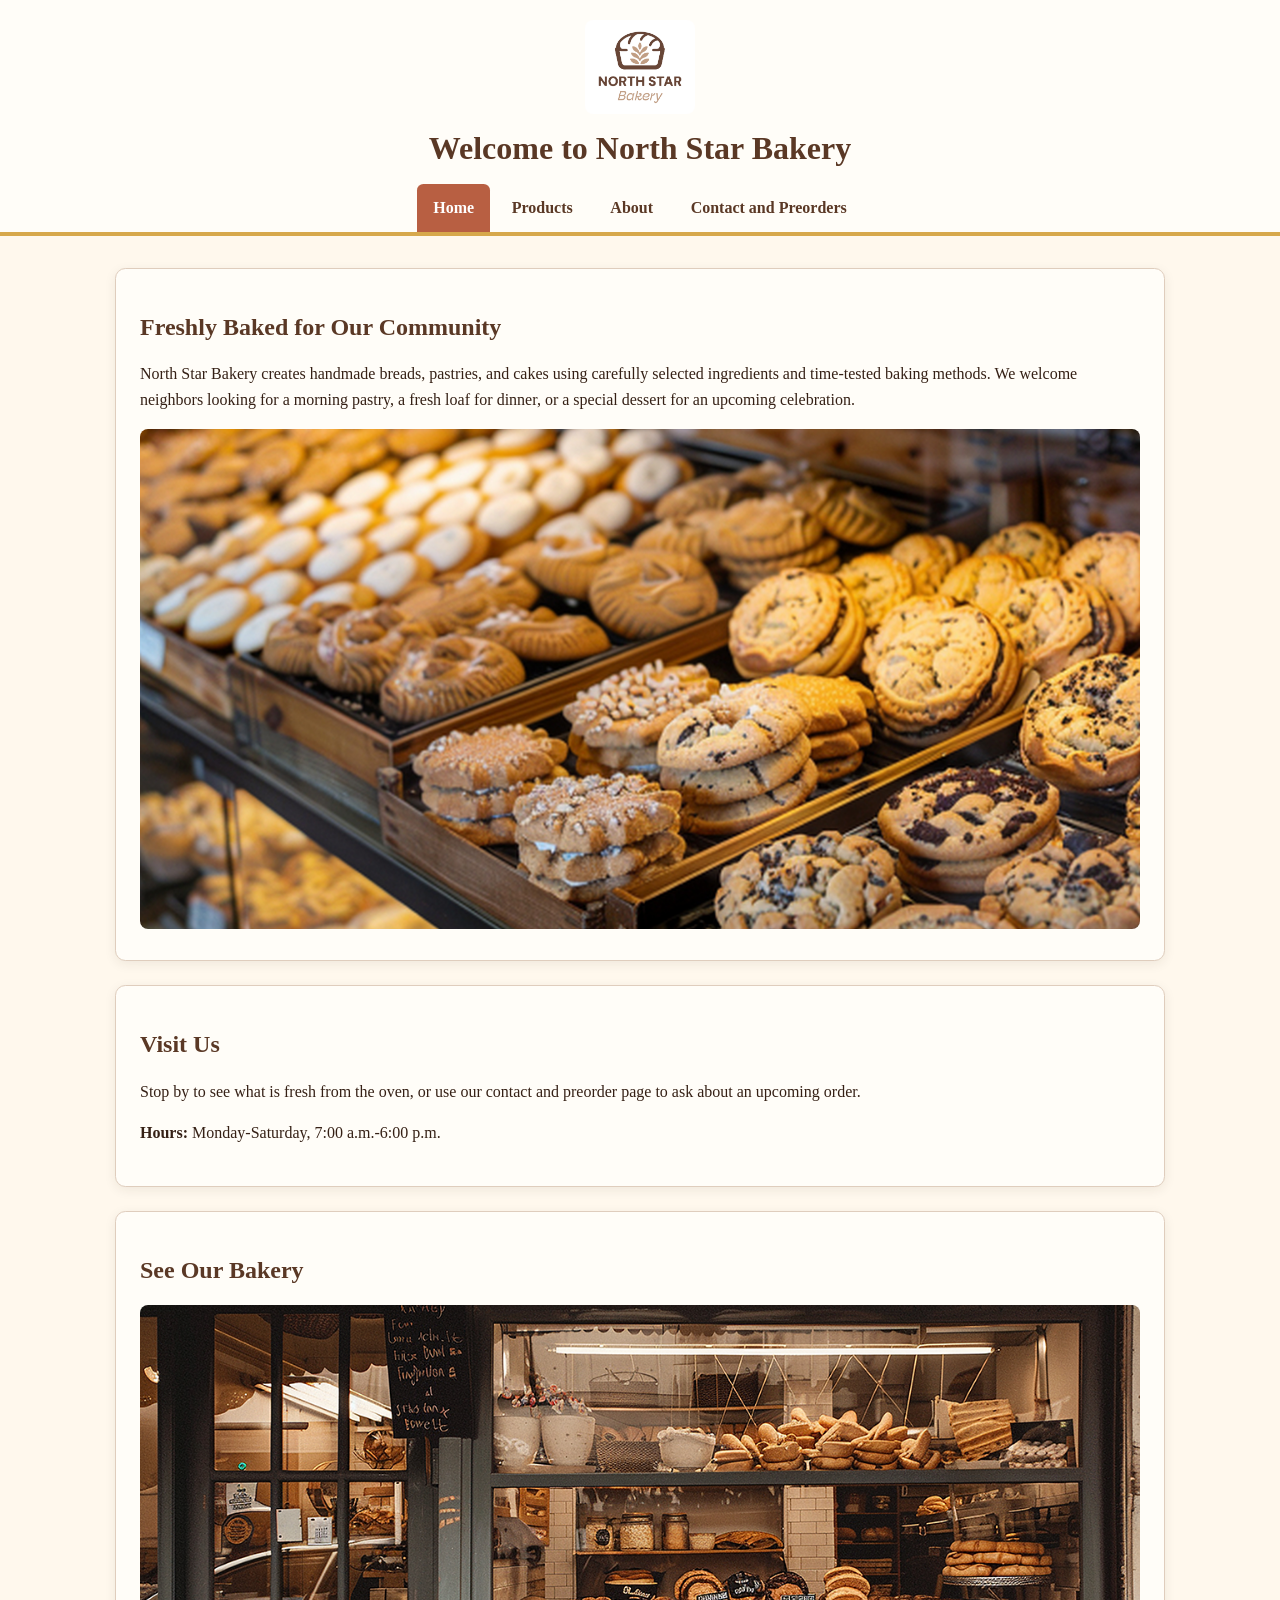
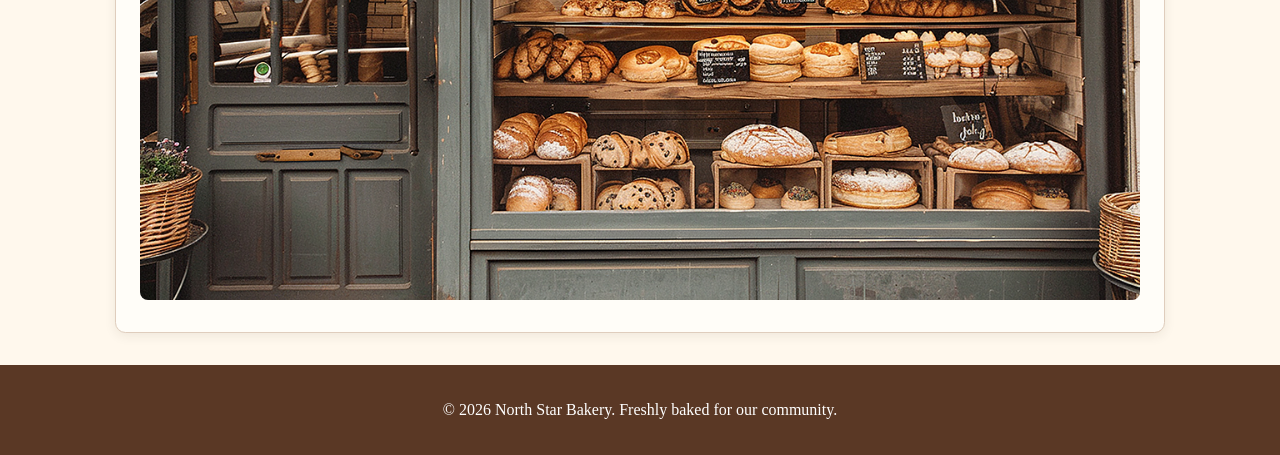
<file: index.html>
<!DOCTYPE html>
<html lang="en">
<head>
    <meta charset="UTF-8">
    <meta name="viewport" content="width=device-width, initial-scale=1.0">
    <title>North Star Bakery | Home</title>
    <link rel="stylesheet" href="styles.css">
</head>
<body>
    <header>
        <img src="bakery-logo_c.png" alt="North Star Bakery logo">
        <h1>Welcome to North Star Bakery</h1>
        <nav aria-label="Main navigation">
            <ul>
                <li><a href="index.html" aria-current="page">Home</a></li>
                <li><a href="products.html">Products</a></li>
                <li><a href="about.html">About</a></li>
                <li><a href="contact.html">Contact and Preorders</a></li>
            </ul>
        </nav>
    </header>

    <main>
        <section>
            <h2>Freshly Baked for Our Community</h2>
            <p>North Star Bakery creates handmade breads, pastries, and cakes using carefully selected ingredients and time-tested baking methods. We welcome neighbors looking for a morning pastry, a fresh loaf for dinner, or a special dessert for an upcoming celebration.</p>

            <picture>
                <source media="(max-width: 600px)" srcset="bakery-feature-small_c.png">
                <img src="bakery-feature-large_c.png" alt="Fresh baked goods displayed at North Star Bakery">
            </picture>
        </section>

        <section>
            <h2>Visit Us</h2>
            <p>Stop by to see what is fresh from the oven, or use our contact and preorder page to ask about an upcoming order.</p>
            <p><strong>Hours:</strong> Monday-Saturday, 7:00 a.m.-6:00 p.m.</p>
        </section>

        <section>
            <h2>See Our Bakery</h2>
            <img src="bakery-storefront_c.png" alt="Exterior storefront of North Star Bakery">
        </section>
    </main>

    <footer>
        <p>&copy; 2026 North Star Bakery. Freshly baked for our community.</p>
    </footer>
</body>
</html>
</file>
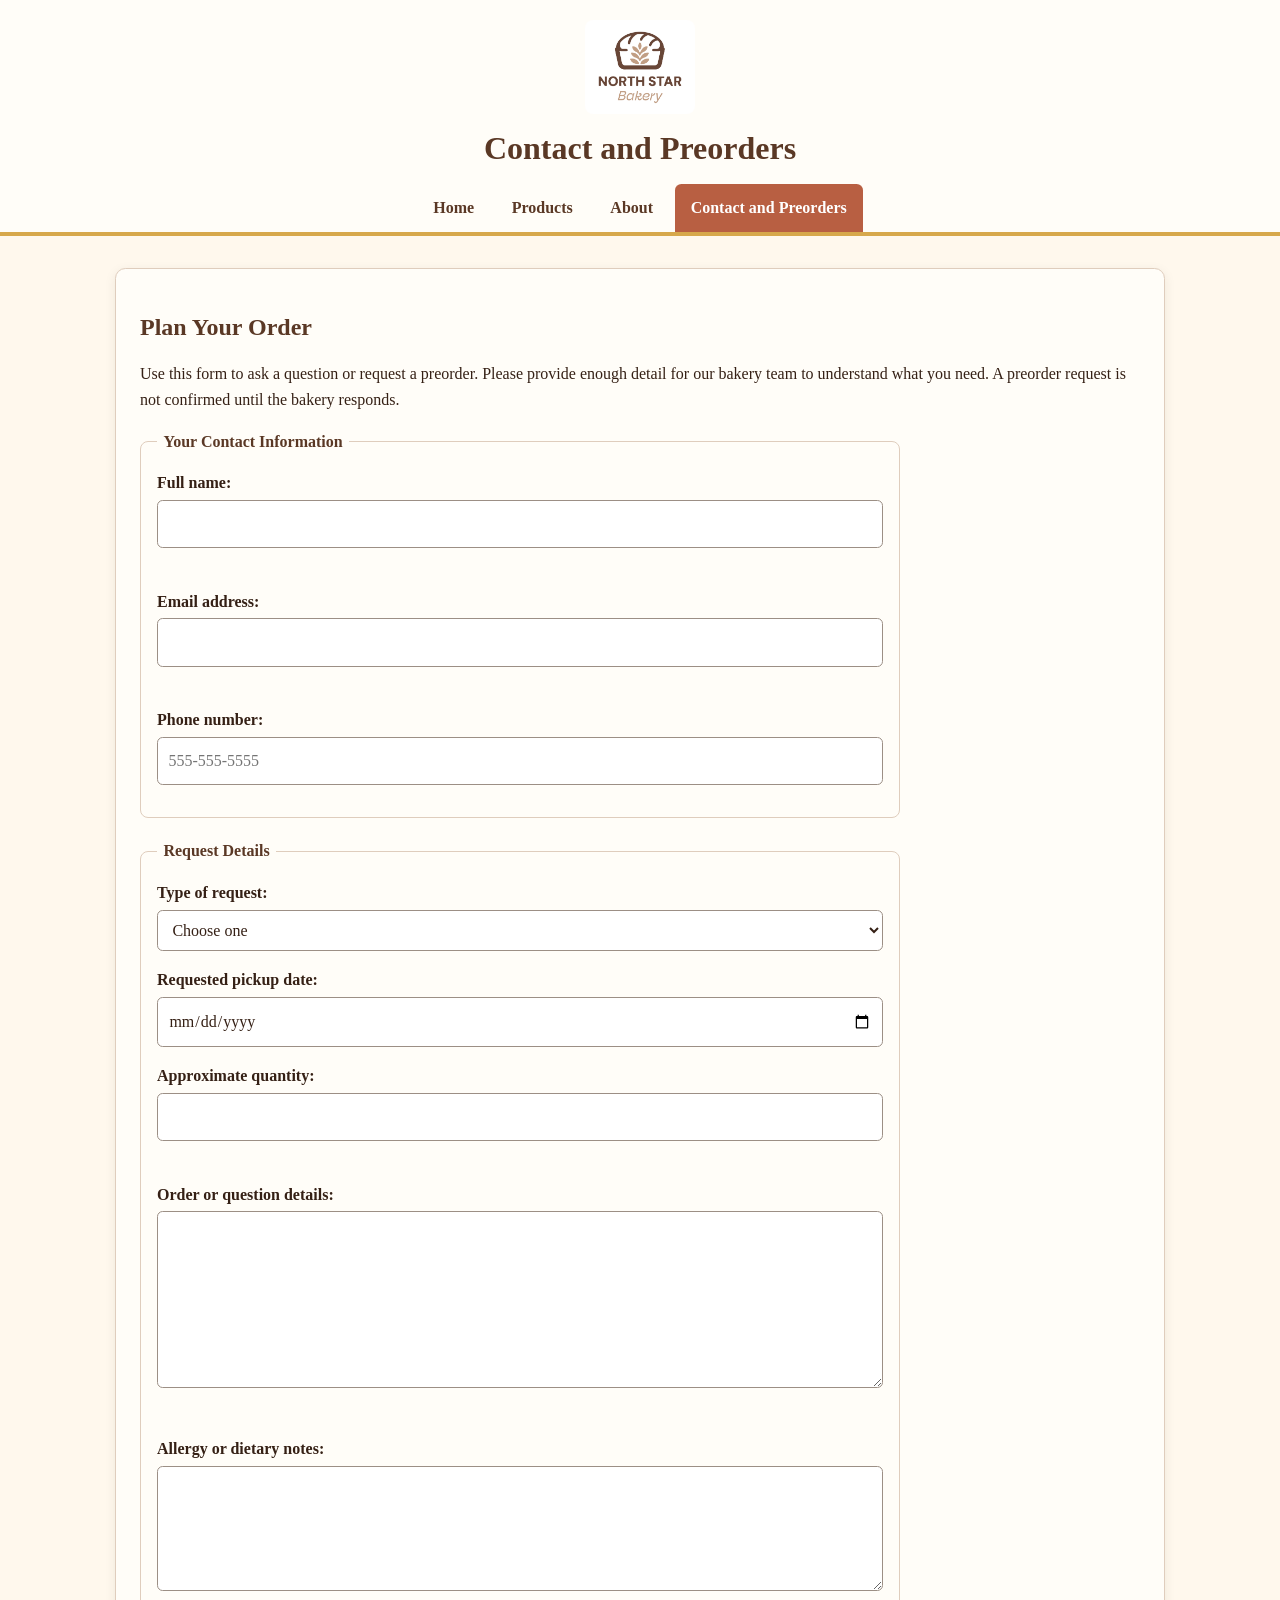
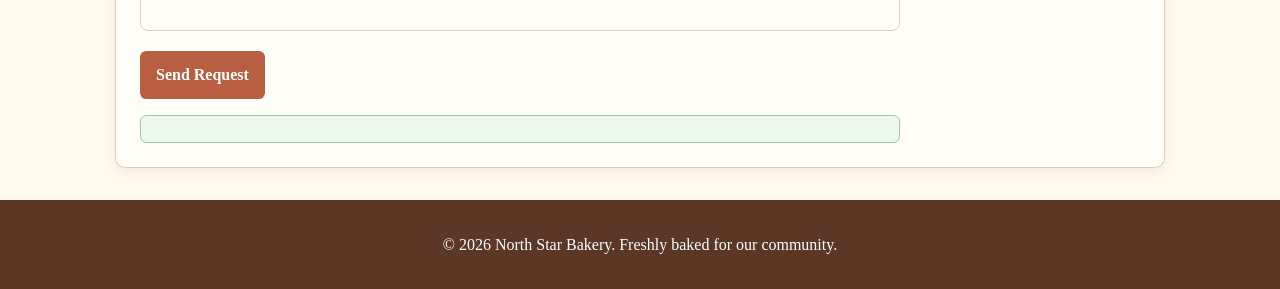
<file: contact.html>
<!DOCTYPE html>
<html lang="en">
<head>
    <meta charset="UTF-8">
    <meta name="viewport" content="width=device-width, initial-scale=1.0">
    <title>North Star Bakery | Contact and Preorders</title>
    <link rel="stylesheet" href="styles.css">
    <script src="script.js" defer></script>
</head>
<body>
    <header>
        <img src="bakery-logo_c.png" alt="North Star Bakery logo">
        <h1>Contact and Preorders</h1>
        <nav aria-label="Main navigation">
            <ul>
                <li><a href="index.html">Home</a></li>
                <li><a href="products.html">Products</a></li>
                <li><a href="about.html">About</a></li>
                <li><a href="contact.html" aria-current="page">Contact and Preorders</a></li>
            </ul>
        </nav>
    </header>

    <main>
        <section>
            <h2>Plan Your Order</h2>
            <p>Use this form to ask a question or request a preorder. Please provide enough detail for our bakery team to understand what you need. A preorder request is not confirmed until the bakery responds.</p>

            <form id="preorder-form" action="#" method="post" novalidate>
                <fieldset>
                    <legend>Your Contact Information</legend>

                    <div class="form-group">
                        <label for="name">Full name:</label>
                        <input type="text" id="name" name="name" maxlength="60" aria-describedby="name-error">
                        <span class="error-message" id="name-error" aria-live="polite"></span>
                    </div>

                    <div class="form-group">
                        <label for="email">Email address:</label>
                        <input type="email" id="email" name="email" aria-describedby="email-error">
                        <span class="error-message" id="email-error" aria-live="polite"></span>
                    </div>

                    <div class="form-group">
                        <label for="phone">Phone number:</label>
                        <input type="tel" id="phone" name="phone" pattern="[0-9]{3}-[0-9]{3}-[0-9]{4}" placeholder="555-555-5555">
                    </div>
                </fieldset>

                <fieldset>
                    <legend>Request Details</legend>

                    <div class="form-group">
                        <label for="request-type">Type of request:</label>
                        <select id="request-type" name="request-type" required>
                            <option value="">Choose one</option>
                            <option value="preorder">Preorder</option>
                            <option value="custom-cake">Custom cake</option>
                            <option value="general-question">General question</option>
                        </select>
                    </div>

                    <div class="form-group">
                        <label for="pickup-date">Requested pickup date:</label>
                        <input type="date" id="pickup-date" name="pickup-date" required>
                    </div>

                    <div class="form-group">
                        <label for="quantity">Approximate quantity:</label>
                        <input type="number" id="quantity" name="quantity" min="1" max="100" aria-describedby="quantity-error">
                        <span class="error-message" id="quantity-error" aria-live="polite"></span>
                    </div>

                    <div class="form-group">
                        <label for="details">Order or question details:</label>
                        <textarea id="details" name="details" rows="6" cols="40" aria-describedby="details-error"></textarea>
                        <span class="error-message" id="details-error" aria-live="polite"></span>
                    </div>

                    <div class="form-group">
                        <label for="allergies">Allergy or dietary notes:</label>
                        <textarea id="allergies" name="allergies" rows="4" cols="40"></textarea>
                    </div>
                </fieldset>

                <button type="submit">Send Request</button>
                <div id="form-success" class="success-message" aria-live="polite"></div>
            </form>
        </section>
    </main>

    <footer>
        <p>&copy; 2026 North Star Bakery. Freshly baked for our community.</p>
    </footer>
</body>
</html>
</file>
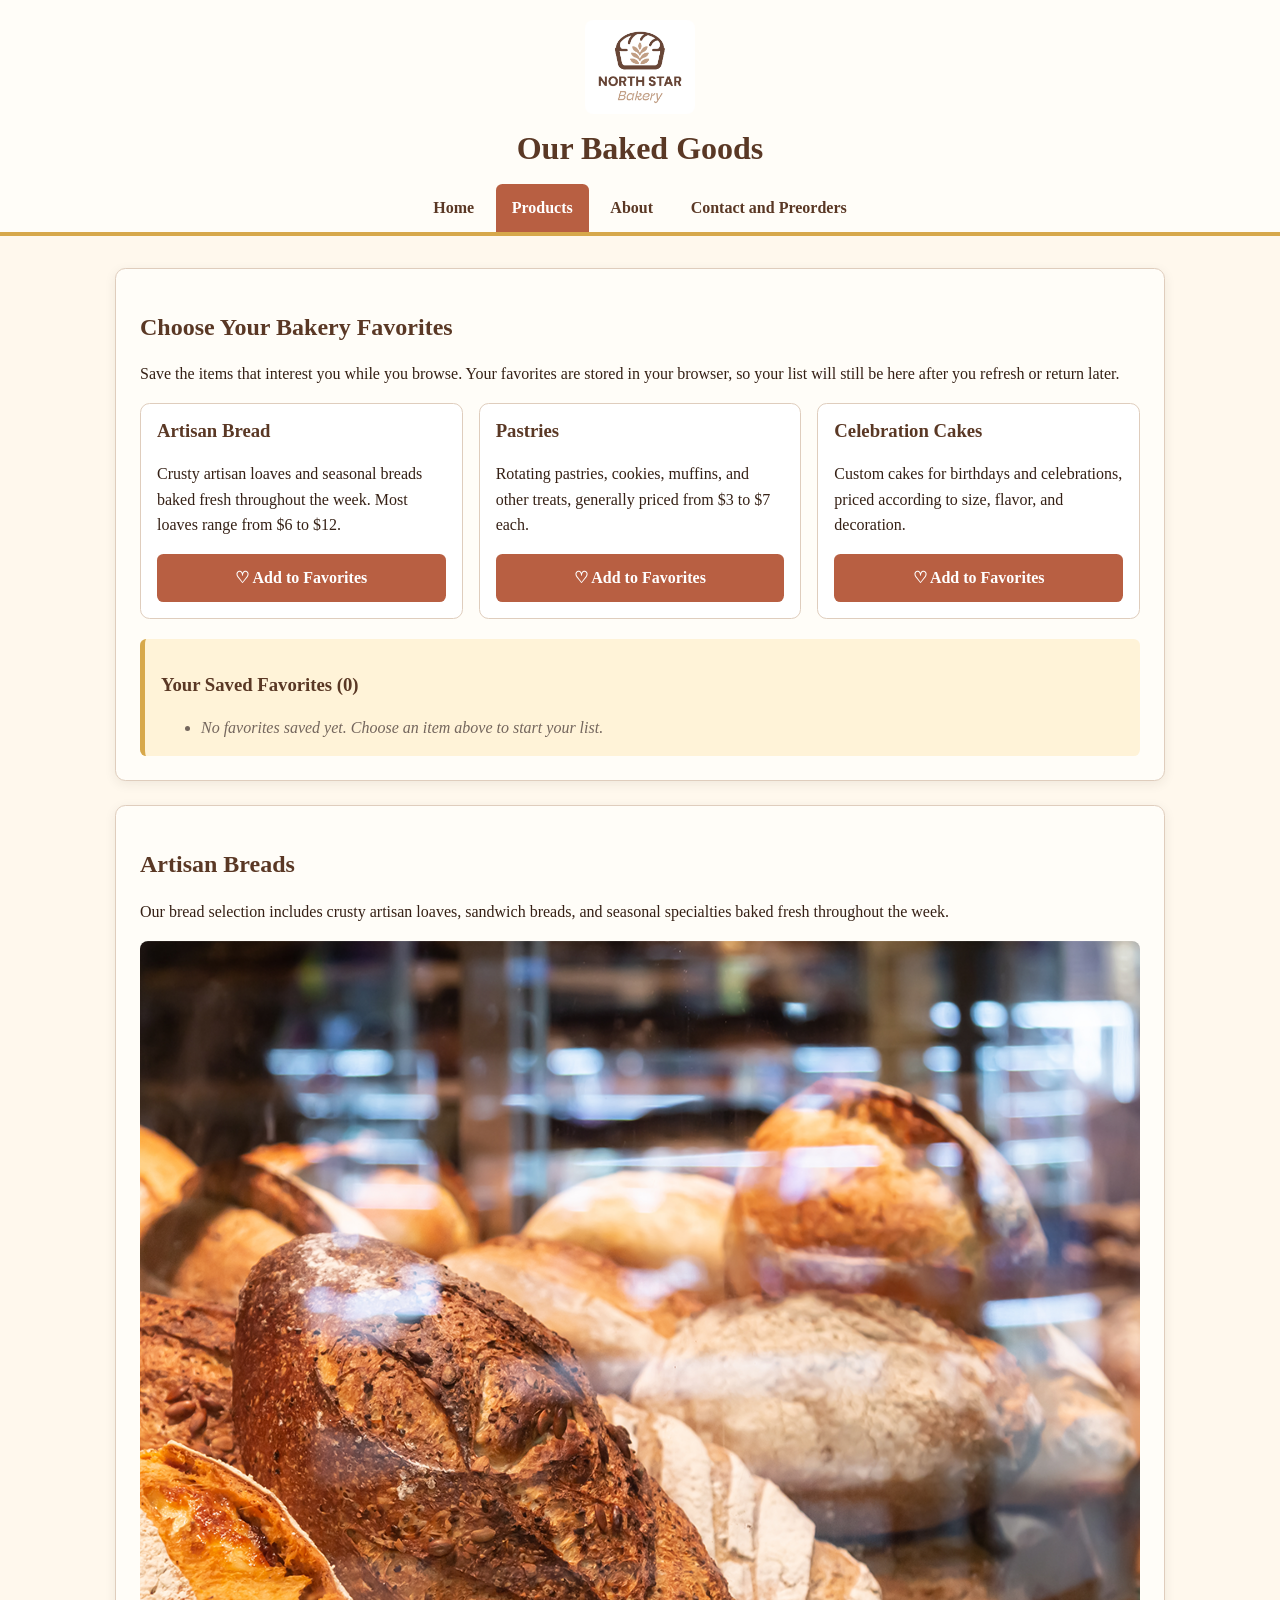
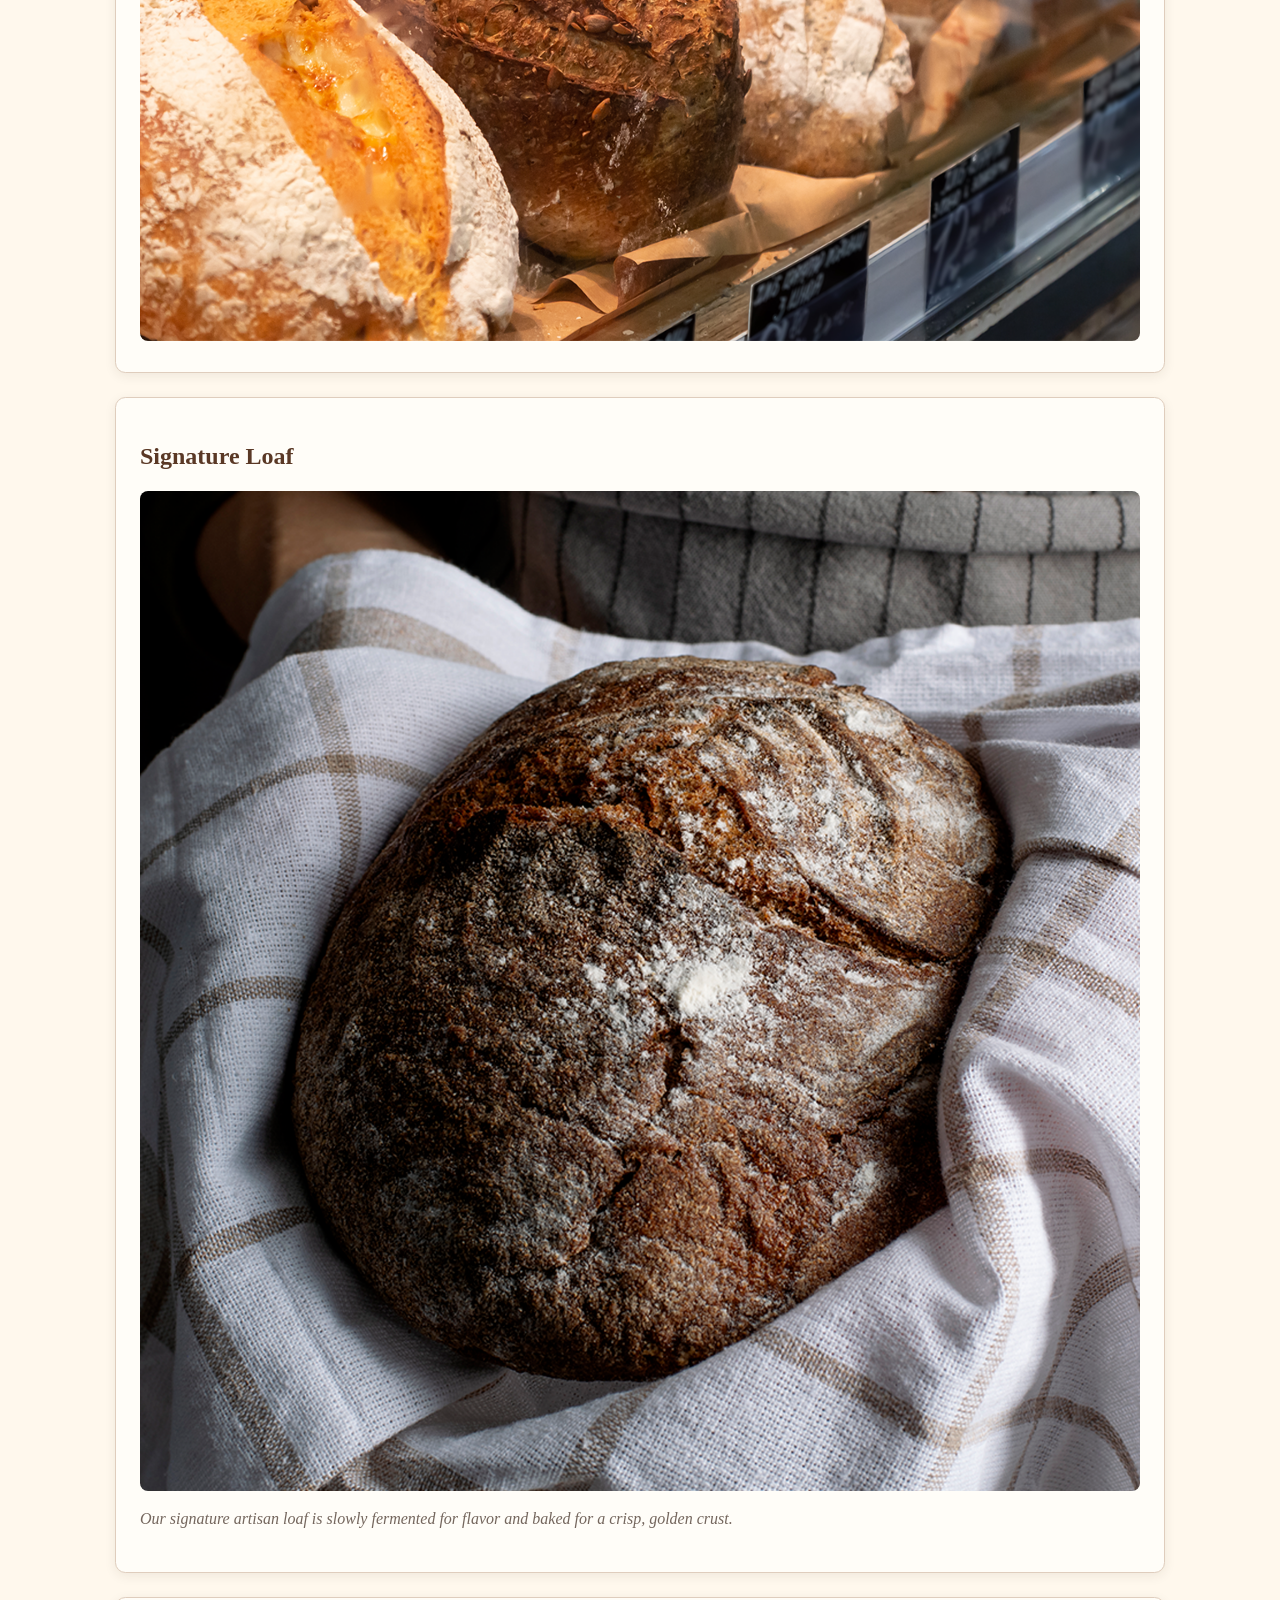
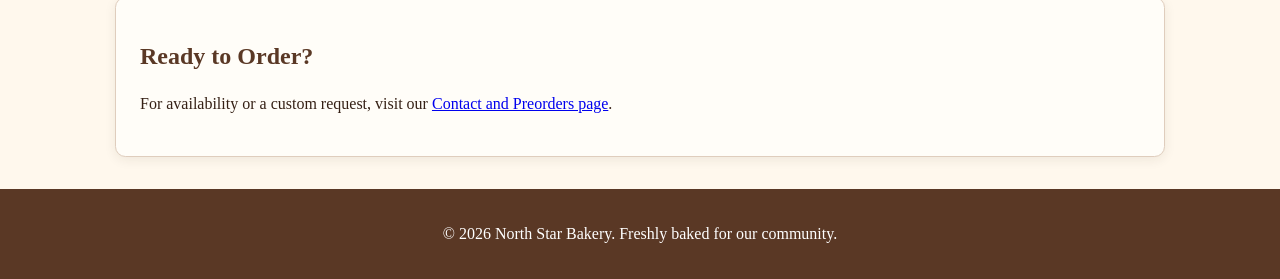
<file: products.html>
<!DOCTYPE html>
<html lang="en">
<head>
    <meta charset="UTF-8">
    <meta name="viewport" content="width=device-width, initial-scale=1.0">
    <title>North Star Bakery | Products</title>
    <link rel="stylesheet" href="styles.css">
    <script src="script.js" defer></script>
</head>
<body>
    <header>
        <img src="bakery-logo_c.png" alt="North Star Bakery logo">
        <h1>Our Baked Goods</h1>
        <nav aria-label="Main navigation">
            <ul>
                <li><a href="index.html">Home</a></li>
                <li><a href="products.html" aria-current="page">Products</a></li>
                <li><a href="about.html">About</a></li>
                <li><a href="contact.html">Contact and Preorders</a></li>
            </ul>
        </nav>
    </header>

    <main>
        <section>
            <h2>Choose Your Bakery Favorites</h2>
            <p>Save the items that interest you while you browse. Your favorites are stored in your browser, so your list will still be here after you refresh or return later.</p>

            <div class="product-grid">
                <article class="product-card">
                    <h3>Artisan Bread</h3>
                    <p>Crusty artisan loaves and seasonal breads baked fresh throughout the week. Most loaves range from $6 to $12.</p>
                    <button type="button" class="favorite-btn" data-product-id="artisan-bread" aria-pressed="false">♡ Add to Favorites</button>
                </article>

                <article class="product-card">
                    <h3>Pastries</h3>
                    <p>Rotating pastries, cookies, muffins, and other treats, generally priced from $3 to $7 each.</p>
                    <button type="button" class="favorite-btn" data-product-id="pastries" aria-pressed="false">♡ Add to Favorites</button>
                </article>

                <article class="product-card">
                    <h3>Celebration Cakes</h3>
                    <p>Custom cakes for birthdays and celebrations, priced according to size, flavor, and decoration.</p>
                    <button type="button" class="favorite-btn" data-product-id="celebration-cake" aria-pressed="false">♡ Add to Favorites</button>
                </article>
            </div>

            <div id="favorites-panel" aria-live="polite">
                <h3>Your Saved Favorites (<span id="favorites-count">0</span>)</h3>
                <ul id="favorites-list"></ul>
            </div>
        </section>

        <section>
            <h2>Artisan Breads</h2>
            <p>Our bread selection includes crusty artisan loaves, sandwich breads, and seasonal specialties baked fresh throughout the week.</p>
            <img src="bakery-bread_c.png" alt="Assortment of freshly baked artisan bread loaves">
        </section>

        <section>
            <h2>Signature Loaf</h2>
            <figure>
                <img src="bakery-signature-loaf_c.png" alt="North Star Bakery signature artisan loaf with a golden crust">
                <figcaption>Our signature artisan loaf is slowly fermented for flavor and baked for a crisp, golden crust.</figcaption>
            </figure>
        </section>

        <section>
            <h2>Ready to Order?</h2>
            <p>For availability or a custom request, visit our <a href="contact.html">Contact and Preorders page</a>.</p>
        </section>
    </main>

    <footer>
        <p>&copy; 2026 North Star Bakery. Freshly baked for our community.</p>
    </footer>
</body>
</html>
</file>
<file: styles.css>
:root {
    --cream: #fff8ed;
    --warm-white: #fffdf8;
    --brown: #5a3825;
    --dark-brown: #352015;
    --terracotta: #b85f42;
    --gold: #d7a84b;
    --muted: #74665d;
    --border: #dfcdbd;
    --success: #2f6b3c;
    --error: #a52a2a;
}

* {
    box-sizing: border-box;
}

body {
    margin: 0;
    font-family: Georgia, "Times New Roman", serif;
    line-height: 1.6;
    color: var(--dark-brown);
    background: var(--cream);
}

header {
    text-align: center;
    background: var(--warm-white);
    border-bottom: 4px solid var(--gold);
    padding: 1.25rem 1rem 0;
}

header > img {
    width: 110px;
    height: auto;
}

h1, h2, h3 {
    color: var(--brown);
    line-height: 1.2;
}

h1 {
    margin: .5rem 0 1rem;
}

nav ul {
    display: flex;
    flex-wrap: wrap;
    justify-content: center;
    gap: .35rem;
    list-style: none;
    margin: 0;
    padding: 0;
}

nav a {
    display: block;
    padding: .7rem 1rem;
    color: var(--brown);
    font-weight: 700;
    text-decoration: none;
    border-radius: .4rem .4rem 0 0;
}

nav a:hover,
nav a:focus,
nav a[aria-current="page"] {
    background: var(--terracotta);
    color: #fff;
}

main {
    width: min(1050px, 92%);
    margin: 2rem auto;
}

section {
    background: var(--warm-white);
    margin-bottom: 1.5rem;
    padding: 1.5rem;
    border: 1px solid var(--border);
    border-radius: .65rem;
    box-shadow: 0 3px 12px rgba(53, 32, 21, .08);
}

img,
picture img,
video {
    max-width: 100%;
    height: auto;
    border-radius: .5rem;
}

figure {
    margin: 1rem 0;
}

figcaption {
    margin-top: .5rem;
    color: var(--muted);
    font-style: italic;
}

.product-grid {
    display: grid;
    grid-template-columns: repeat(3, minmax(0, 1fr));
    gap: 1rem;
    margin-top: 1rem;
}

.product-card {
    padding: 1rem;
    border: 1px solid var(--border);
    border-radius: .6rem;
    background: #fff;
}

.product-card h3 {
    margin-top: 0;
}

button {
    font: inherit;
    font-weight: 700;
    color: #fff;
    background: var(--terracotta);
    border: 0;
    border-radius: .4rem;
    padding: .7rem 1rem;
    cursor: pointer;
}

button:hover,
button:focus {
    background: var(--brown);
}

.favorite-btn {
    width: 100%;
    white-space: normal;
}

.favorite-btn.is-favorite {
    background: var(--success);
}

#favorites-panel {
    margin-top: 1.25rem;
    padding: 1rem;
    background: #fff3d8;
    border-left: 5px solid var(--gold);
    border-radius: .4rem;
}

#favorites-list {
    margin-bottom: 0;
}

.empty-message {
    color: var(--muted);
    font-style: italic;
}

form {
    max-width: 760px;
}

fieldset {
    margin: 0 0 1.25rem;
    padding: 1rem;
    border: 1px solid var(--border);
    border-radius: .5rem;
}

legend {
    padding: 0 .4rem;
    font-weight: 700;
    color: var(--brown);
}

.form-group {
    margin-bottom: 1rem;
}

label {
    display: block;
    margin-bottom: .25rem;
    font-weight: 700;
}

input,
select,
textarea {
    width: 100%;
    padding: .65rem;
    font: inherit;
    color: var(--dark-brown);
    background: #fff;
    border: 1px solid #9c8f85;
    border-radius: .35rem;
}

textarea {
    resize: vertical;
}

input:focus,
select:focus,
textarea:focus {
    outline: 3px solid rgba(215, 168, 75, .4);
    border-color: var(--brown);
}

.error-message {
    display: block;
    min-height: 1.4em;
    margin-top: .25rem;
    color: var(--error);
    font-size: .92rem;
    font-weight: 700;
}

.invalid {
    border: 2px solid var(--error);
}

.success-message {
    margin-top: 1rem;
    padding: .8rem 1rem;
    color: var(--success);
    background: #edf8ef;
    border: 1px solid #9bc4a4;
    border-radius: .4rem;
    font-weight: 700;
}

footer {
    text-align: center;
    padding: 1rem;
    color: #fff;
    background: var(--brown);
}

@media (max-width: 760px) {
    .product-grid {
        grid-template-columns: 1fr;
    }

    nav ul {
        flex-direction: column;
    }

    nav a {
        border-radius: .4rem;
    }

    main {
        width: min(94%, 650px);
    }
}
</file>
